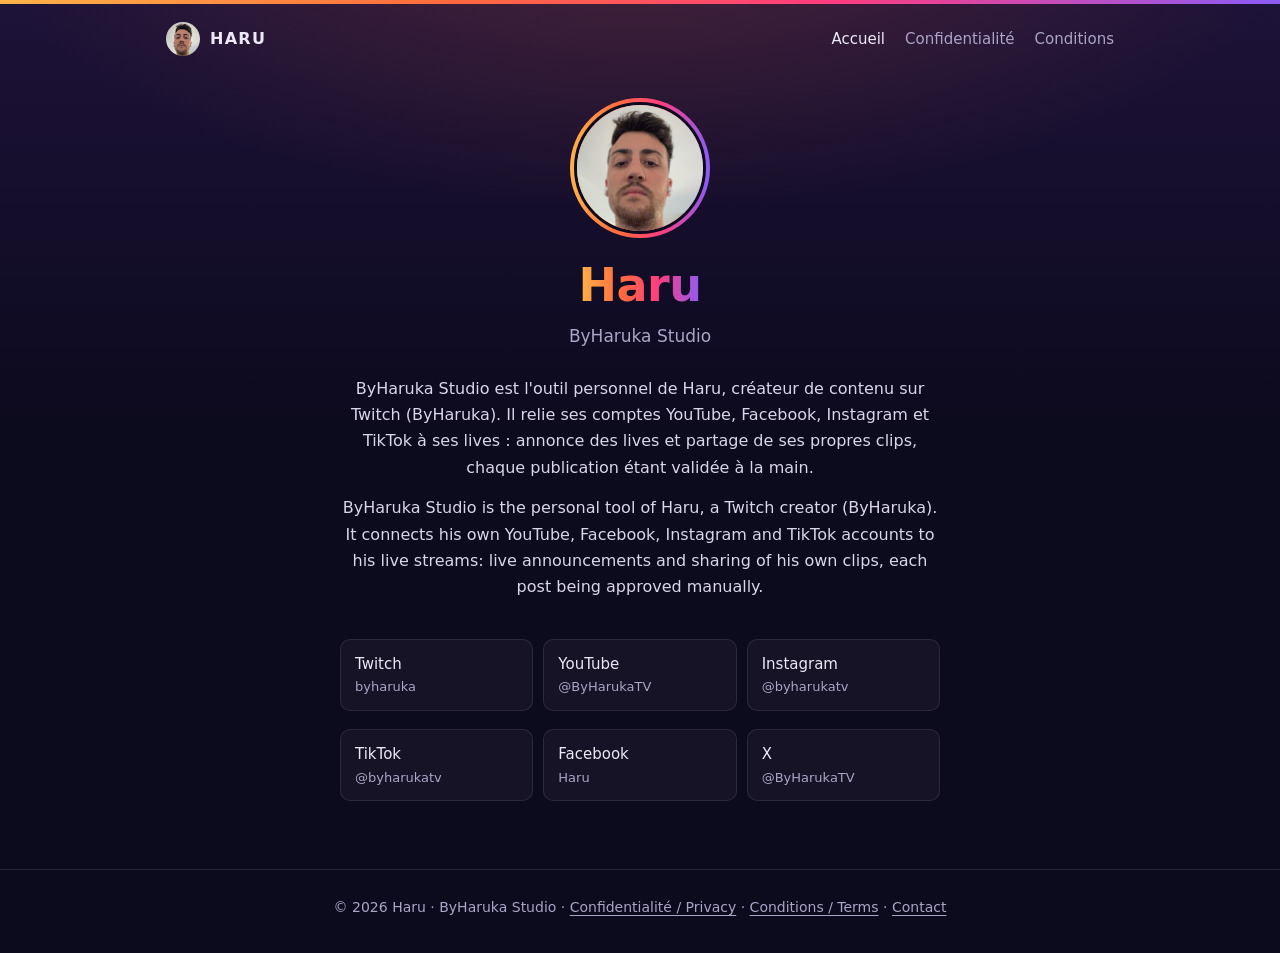
<file: index.html>
<!doctype html>
<html lang="fr">
<head>
  <meta charset="utf-8">
  <meta name="viewport" content="width=device-width, initial-scale=1">
  <title>Haru · ByHaruka Studio</title>
  <meta name="description" content="ByHaruka Studio : l'outil personnel de Haru (ByHaruka sur Twitch) qui relie ses lives à YouTube, Facebook, Instagram et TikTok.">
  <link rel="icon" type="image/png" href="favicon.png">
  <link rel="stylesheet" href="style.css">
</head>
<body>
  <div class="barre"></div>
  <header class="entete">
    <a class="marque" href="./"><img src="avatar.jpg" alt="">Haru</a>
    <nav class="menu">
      <a href="./" aria-current="page">Accueil</a>
      <a href="privacy.html">Confidentialité</a>
      <a href="terms.html">Conditions</a>
    </nav>
  </header>

  <main class="accueil">
    <div class="portrait"><img src="avatar.jpg" alt="Avatar de Haru" width="132" height="132"></div>
    <h1><span class="degrade">Haru</span></h1>
    <p class="sous-titre">ByHaruka Studio</p>

    <p class="texte">ByHaruka Studio est l'outil personnel de Haru, créateur de contenu sur Twitch (ByHaruka).
      Il relie ses comptes YouTube, Facebook, Instagram et TikTok à ses lives : annonce des lives et partage
      de ses propres clips, chaque publication étant validée à la main.</p>
    <p class="texte" lang="en">ByHaruka Studio is the personal tool of Haru, a Twitch creator (ByHaruka).
      It connects his own YouTube, Facebook, Instagram and TikTok accounts to his live streams: live
      announcements and sharing of his own clips, each post being approved manually.</p>

    <ul class="reseaux">
      <li><a href="https://www.twitch.tv/byharuka">Twitch<span>byharuka</span></a></li>
      <li><a href="https://www.youtube.com/@ByHarukaTV">YouTube<span>@ByHarukaTV</span></a></li>
      <li><a href="https://www.instagram.com/byharukatv">Instagram<span>@byharukatv</span></a></li>
      <li><a href="https://www.tiktok.com/@byharukatv">TikTok<span>@byharukatv</span></a></li>
      <li><a href="https://www.facebook.com/ByHarukaTV">Facebook<span>Haru</span></a></li>
      <li><a href="https://x.com/ByHarukaTV">X<span>@ByHarukaTV</span></a></li>
    </ul>
  </main>

  <footer class="pied">
    © 2026 Haru · ByHaruka Studio ·
    <a href="privacy.html">Confidentialité / Privacy</a> ·
    <a href="terms.html">Conditions / Terms</a> ·
    <a href="mailto:mcguillaume68000@gmail.com">Contact</a>
  </footer>
</body>
</html>
</file>
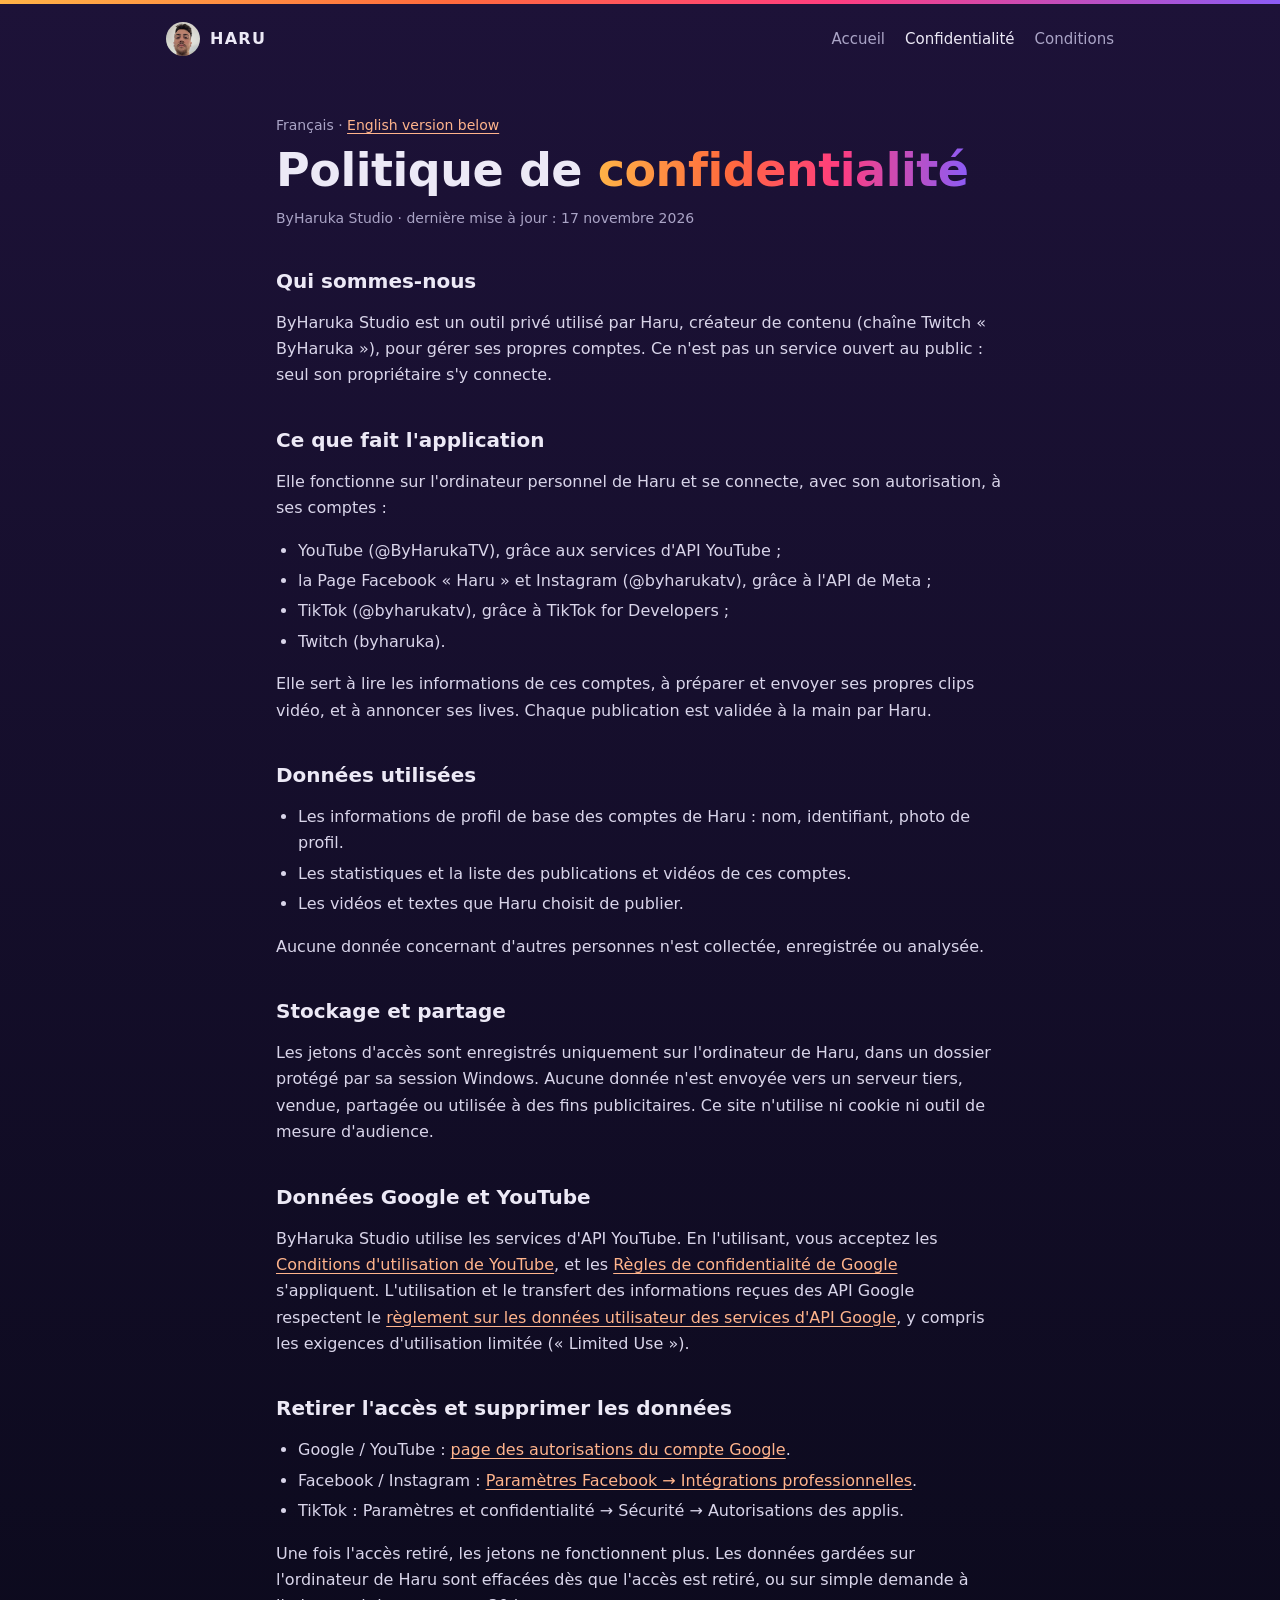
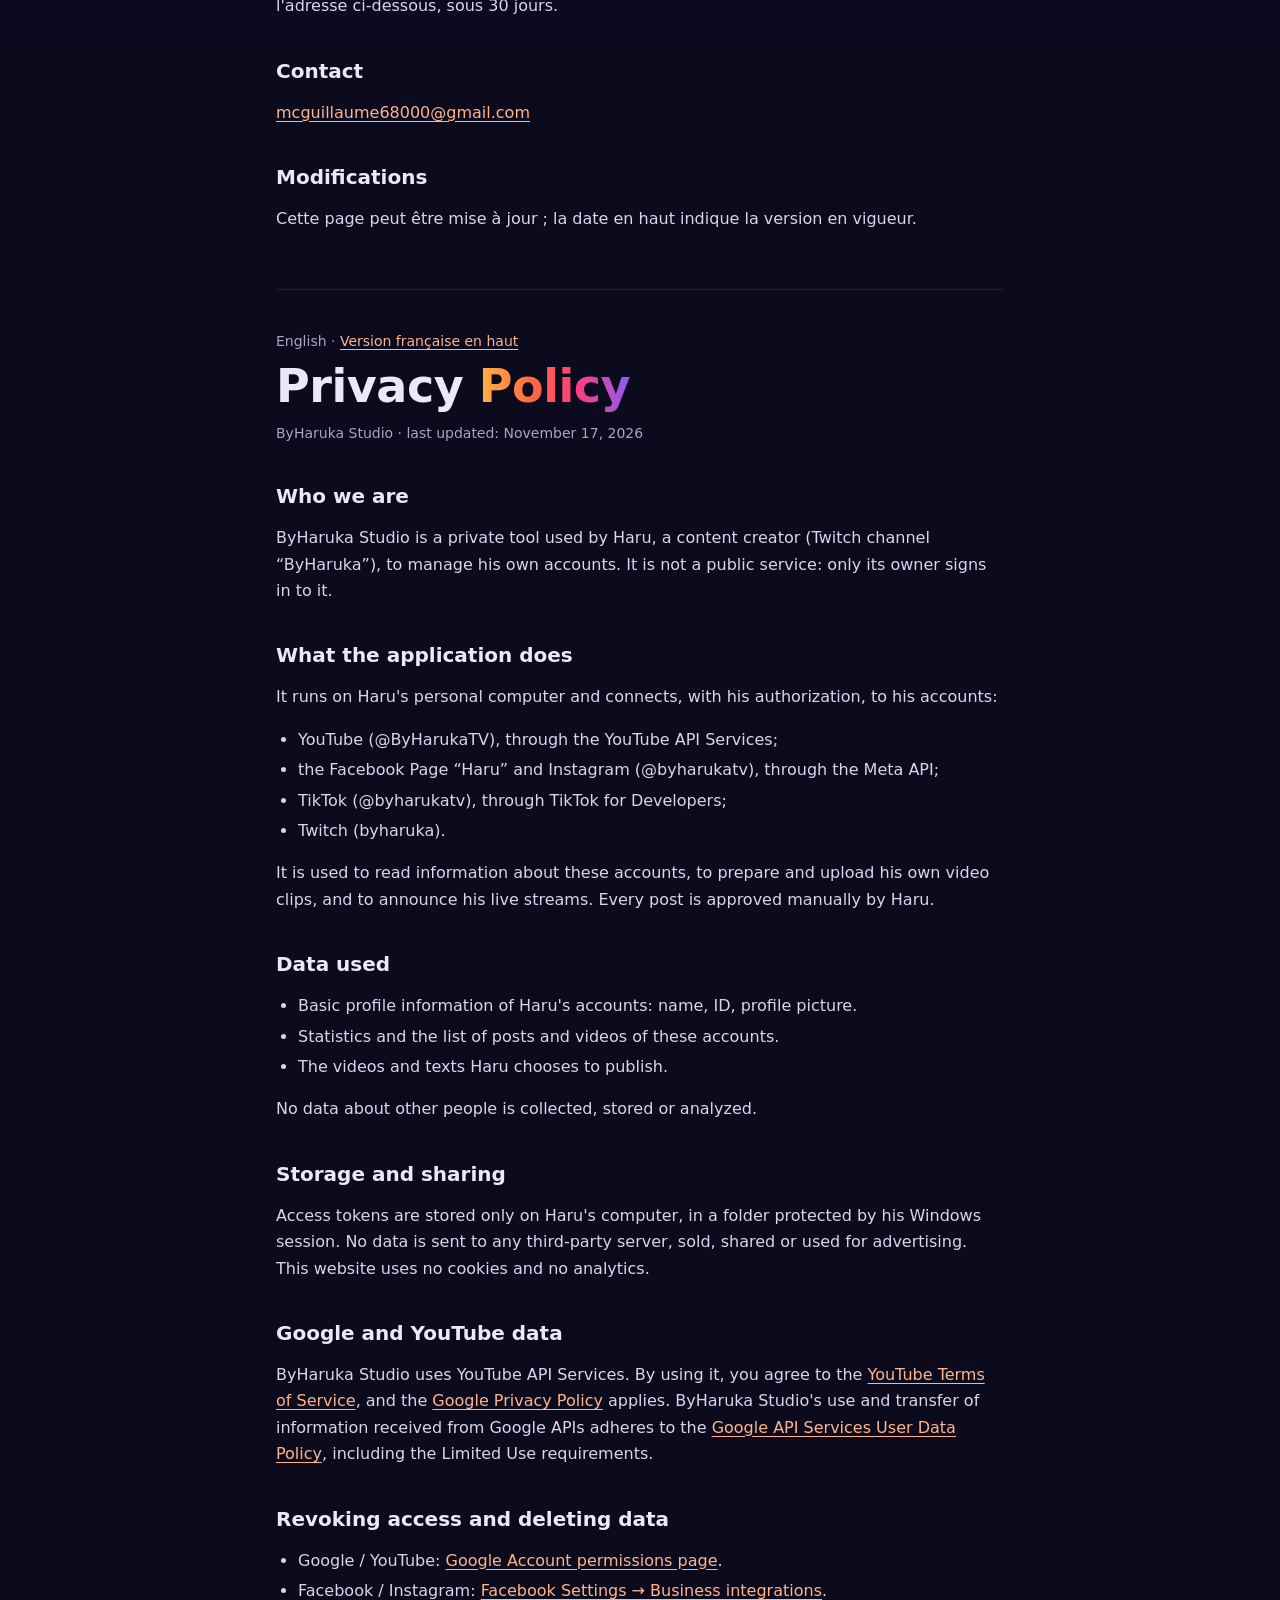
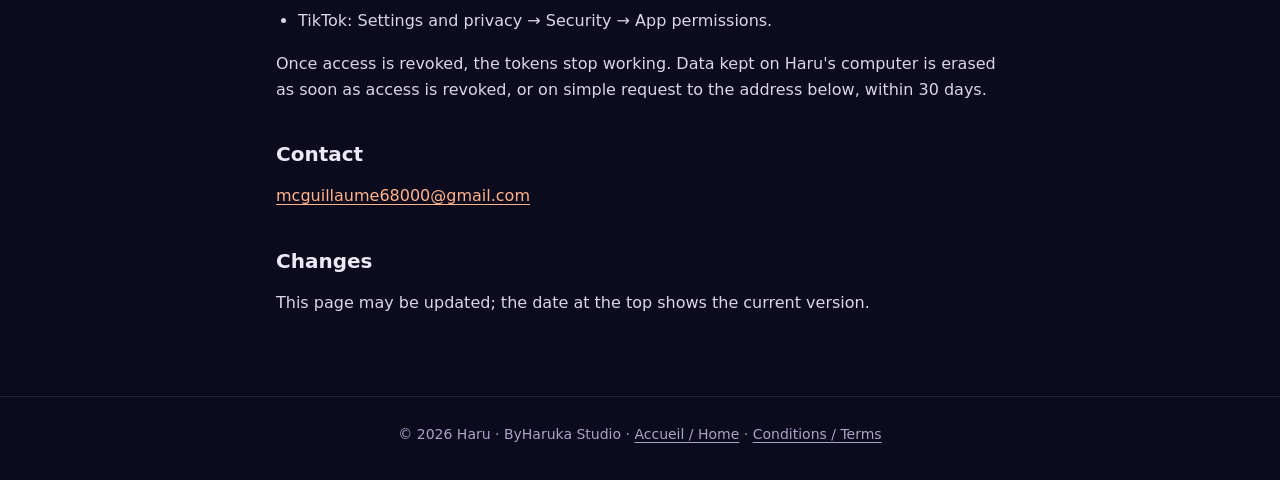
<file: privacy.html>
<!doctype html>
<html lang="fr">
<head>
  <meta charset="utf-8">
  <meta name="viewport" content="width=device-width, initial-scale=1">
  <title>Confidentialité · ByHaruka Studio</title>
  <meta name="description" content="Politique de confidentialité de ByHaruka Studio (Privacy Policy).">
  <link rel="icon" type="image/png" href="favicon.png">
  <link rel="stylesheet" href="style.css">
</head>
<body>
  <div class="barre"></div>
  <header class="entete">
    <a class="marque" href="./"><img src="avatar.jpg" alt="">Haru</a>
    <nav class="menu">
      <a href="./">Accueil</a>
      <a href="privacy.html" aria-current="page">Confidentialité</a>
      <a href="terms.html">Conditions</a>
    </nav>
  </header>

  <main>
    <p class="langues">Français · <a href="#english">English version below</a></p>
    <h1>Politique de <span class="degrade">confidentialité</span></h1>
    <p class="date">ByHaruka Studio · dernière mise à jour : 17 novembre 2026</p>

    <h2>Qui sommes-nous</h2>
    <p>ByHaruka Studio est un outil privé utilisé par Haru, créateur de contenu (chaîne Twitch « ByHaruka »), pour
      gérer ses propres comptes. Ce n'est pas un service ouvert au public : seul son propriétaire s'y connecte.</p>

    <h2>Ce que fait l'application</h2>
    <p>Elle fonctionne sur l'ordinateur personnel de Haru et se connecte, avec son autorisation, à ses comptes :</p>
    <ul>
      <li>YouTube (@ByHarukaTV), grâce aux services d'API YouTube ;</li>
      <li>la Page Facebook « Haru » et Instagram (@byharukatv), grâce à l'API de Meta ;</li>
      <li>TikTok (@byharukatv), grâce à TikTok for Developers ;</li>
      <li>Twitch (byharuka).</li>
    </ul>
    <p>Elle sert à lire les informations de ces comptes, à préparer et envoyer ses propres clips vidéo, et à annoncer
      ses lives. Chaque publication est validée à la main par Haru.</p>

    <h2>Données utilisées</h2>
    <ul>
      <li>Les informations de profil de base des comptes de Haru : nom, identifiant, photo de profil.</li>
      <li>Les statistiques et la liste des publications et vidéos de ces comptes.</li>
      <li>Les vidéos et textes que Haru choisit de publier.</li>
    </ul>
    <p>Aucune donnée concernant d'autres personnes n'est collectée, enregistrée ou analysée.</p>

    <h2>Stockage et partage</h2>
    <p>Les jetons d'accès sont enregistrés uniquement sur l'ordinateur de Haru, dans un dossier protégé par sa session
      Windows. Aucune donnée n'est envoyée vers un serveur tiers, vendue, partagée ou utilisée à des fins publicitaires.
      Ce site n'utilise ni cookie ni outil de mesure d'audience.</p>

    <h2>Données Google et YouTube</h2>
    <p>ByHaruka Studio utilise les services d'API YouTube. En l'utilisant, vous acceptez les
      <a href="https://www.youtube.com/t/terms">Conditions d'utilisation de YouTube</a>, et les
      <a href="https://policies.google.com/privacy">Règles de confidentialité de Google</a> s'appliquent.
      L'utilisation et le transfert des informations reçues des API Google respectent le
      <a href="https://developers.google.com/terms/api-services-user-data-policy">règlement sur les données utilisateur
      des services d'API Google</a>, y compris les exigences d'utilisation limitée (« Limited Use »).</p>

    <h2 id="suppression">Retirer l'accès et supprimer les données</h2>
    <ul>
      <li>Google / YouTube : <a href="https://security.google.com/settings/security/permissions">page des autorisations du compte Google</a>.</li>
      <li>Facebook / Instagram : <a href="https://www.facebook.com/settings?tab=business_tools">Paramètres Facebook → Intégrations professionnelles</a>.</li>
      <li>TikTok : Paramètres et confidentialité → Sécurité → Autorisations des applis.</li>
    </ul>
    <p>Une fois l'accès retiré, les jetons ne fonctionnent plus. Les données gardées sur l'ordinateur de Haru sont
      effacées dès que l'accès est retiré, ou sur simple demande à l'adresse ci-dessous, sous 30 jours.</p>

    <h2>Contact</h2>
    <p><a href="mailto:mcguillaume68000@gmail.com">mcguillaume68000@gmail.com</a></p>

    <h2>Modifications</h2>
    <p>Cette page peut être mise à jour ; la date en haut indique la version en vigueur.</p>

    <hr class="separation">

    <section id="english" lang="en">
      <p class="langues">English · <a href="#">Version française en haut</a></p>
      <h1>Privacy <span class="degrade">Policy</span></h1>
      <p class="date">ByHaruka Studio · last updated: November 17, 2026</p>

      <h2>Who we are</h2>
      <p>ByHaruka Studio is a private tool used by Haru, a content creator (Twitch channel “ByHaruka”), to manage his
        own accounts. It is not a public service: only its owner signs in to it.</p>

      <h2>What the application does</h2>
      <p>It runs on Haru's personal computer and connects, with his authorization, to his accounts:</p>
      <ul>
        <li>YouTube (@ByHarukaTV), through the YouTube API Services;</li>
        <li>the Facebook Page “Haru” and Instagram (@byharukatv), through the Meta API;</li>
        <li>TikTok (@byharukatv), through TikTok for Developers;</li>
        <li>Twitch (byharuka).</li>
      </ul>
      <p>It is used to read information about these accounts, to prepare and upload his own video clips, and to
        announce his live streams. Every post is approved manually by Haru.</p>

      <h2>Data used</h2>
      <ul>
        <li>Basic profile information of Haru's accounts: name, ID, profile picture.</li>
        <li>Statistics and the list of posts and videos of these accounts.</li>
        <li>The videos and texts Haru chooses to publish.</li>
      </ul>
      <p>No data about other people is collected, stored or analyzed.</p>

      <h2>Storage and sharing</h2>
      <p>Access tokens are stored only on Haru's computer, in a folder protected by his Windows session. No data is sent
        to any third-party server, sold, shared or used for advertising. This website uses no cookies and no analytics.</p>

      <h2>Google and YouTube data</h2>
      <p>ByHaruka Studio uses YouTube API Services. By using it, you agree to the
        <a href="https://www.youtube.com/t/terms">YouTube Terms of Service</a>, and the
        <a href="https://policies.google.com/privacy">Google Privacy Policy</a> applies.
        ByHaruka Studio's use and transfer of information received from Google APIs adheres to the
        <a href="https://developers.google.com/terms/api-services-user-data-policy">Google API Services User Data
        Policy</a>, including the Limited Use requirements.</p>

      <h2 id="deletion">Revoking access and deleting data</h2>
      <ul>
        <li>Google / YouTube: <a href="https://security.google.com/settings/security/permissions">Google Account permissions page</a>.</li>
        <li>Facebook / Instagram: <a href="https://www.facebook.com/settings?tab=business_tools">Facebook Settings → Business integrations</a>.</li>
        <li>TikTok: Settings and privacy → Security → App permissions.</li>
      </ul>
      <p>Once access is revoked, the tokens stop working. Data kept on Haru's computer is erased as soon as access is
        revoked, or on simple request to the address below, within 30 days.</p>

      <h2>Contact</h2>
      <p><a href="mailto:mcguillaume68000@gmail.com">mcguillaume68000@gmail.com</a></p>

      <h2>Changes</h2>
      <p>This page may be updated; the date at the top shows the current version.</p>
    </section>
  </main>

  <footer class="pied">
    © 2026 Haru · ByHaruka Studio ·
    <a href="./">Accueil / Home</a> ·
    <a href="terms.html">Conditions / Terms</a>
  </footer>
</body>
</html>
</file>
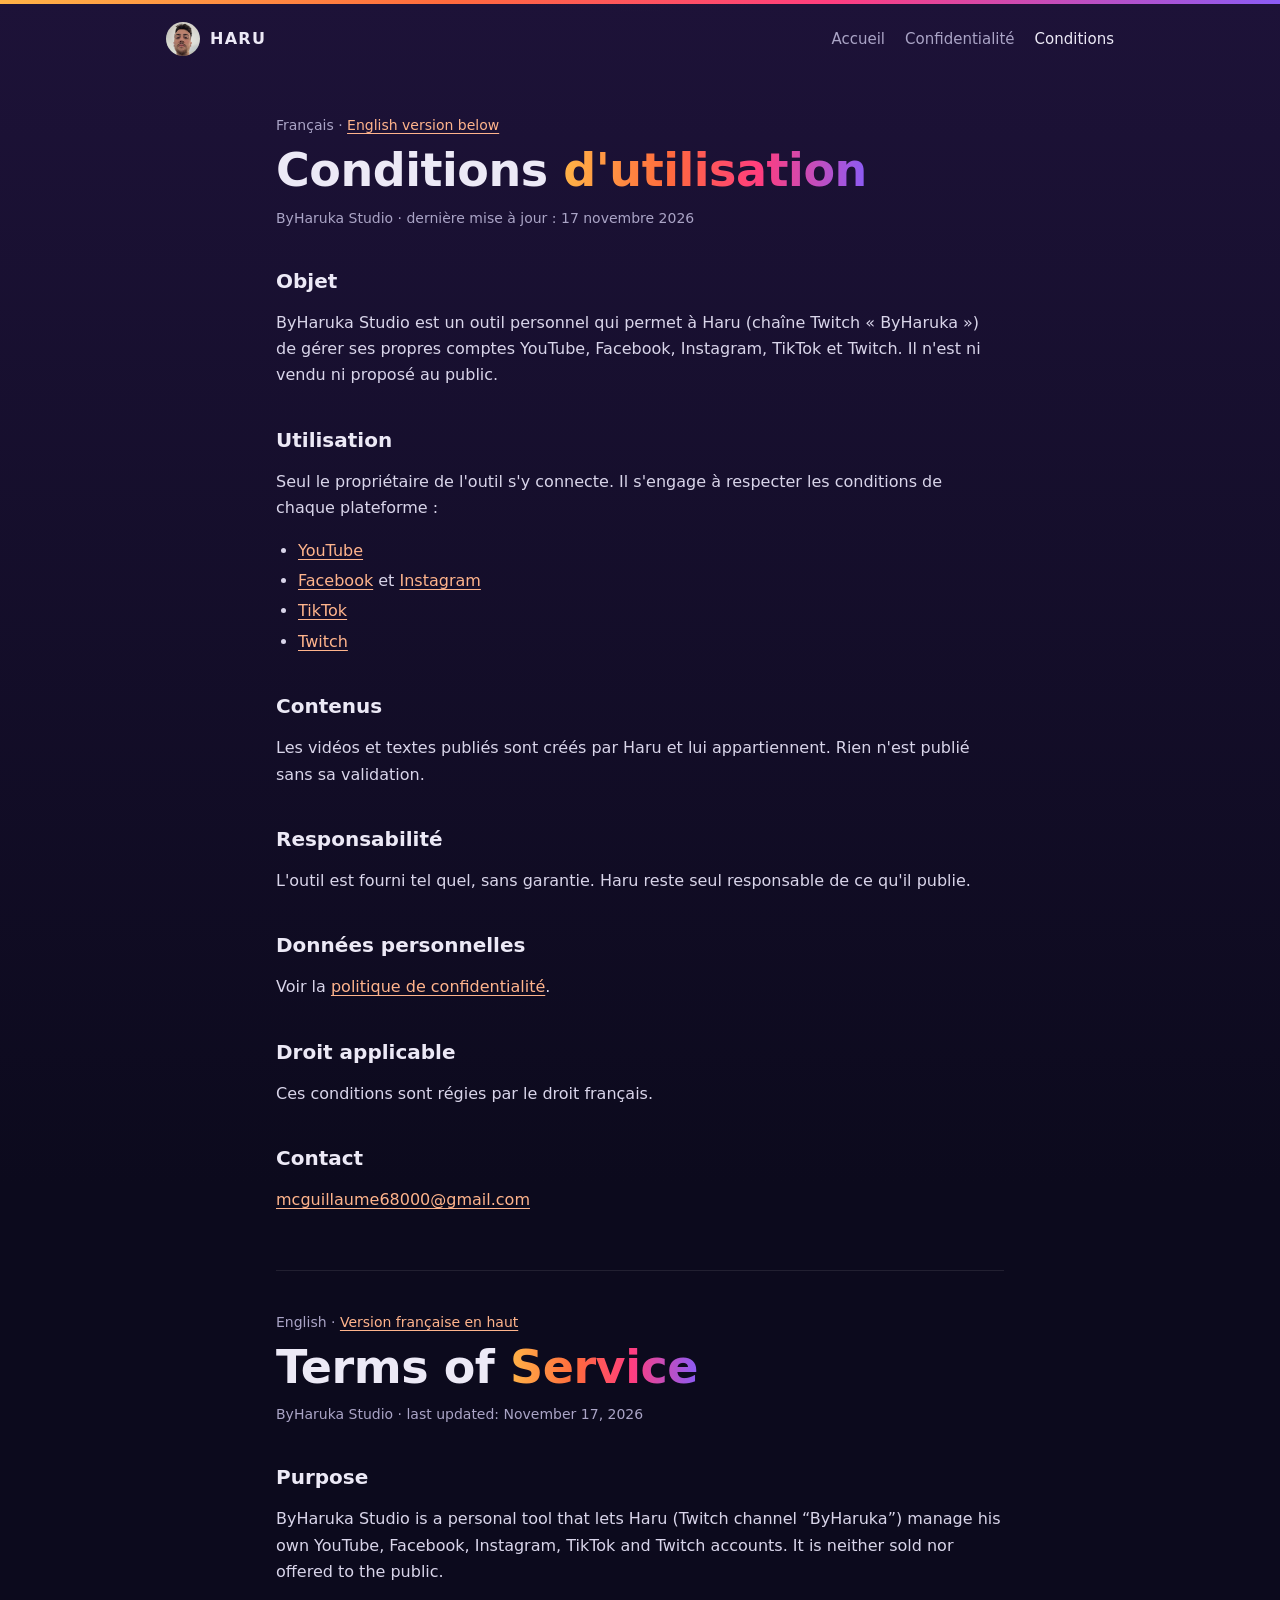
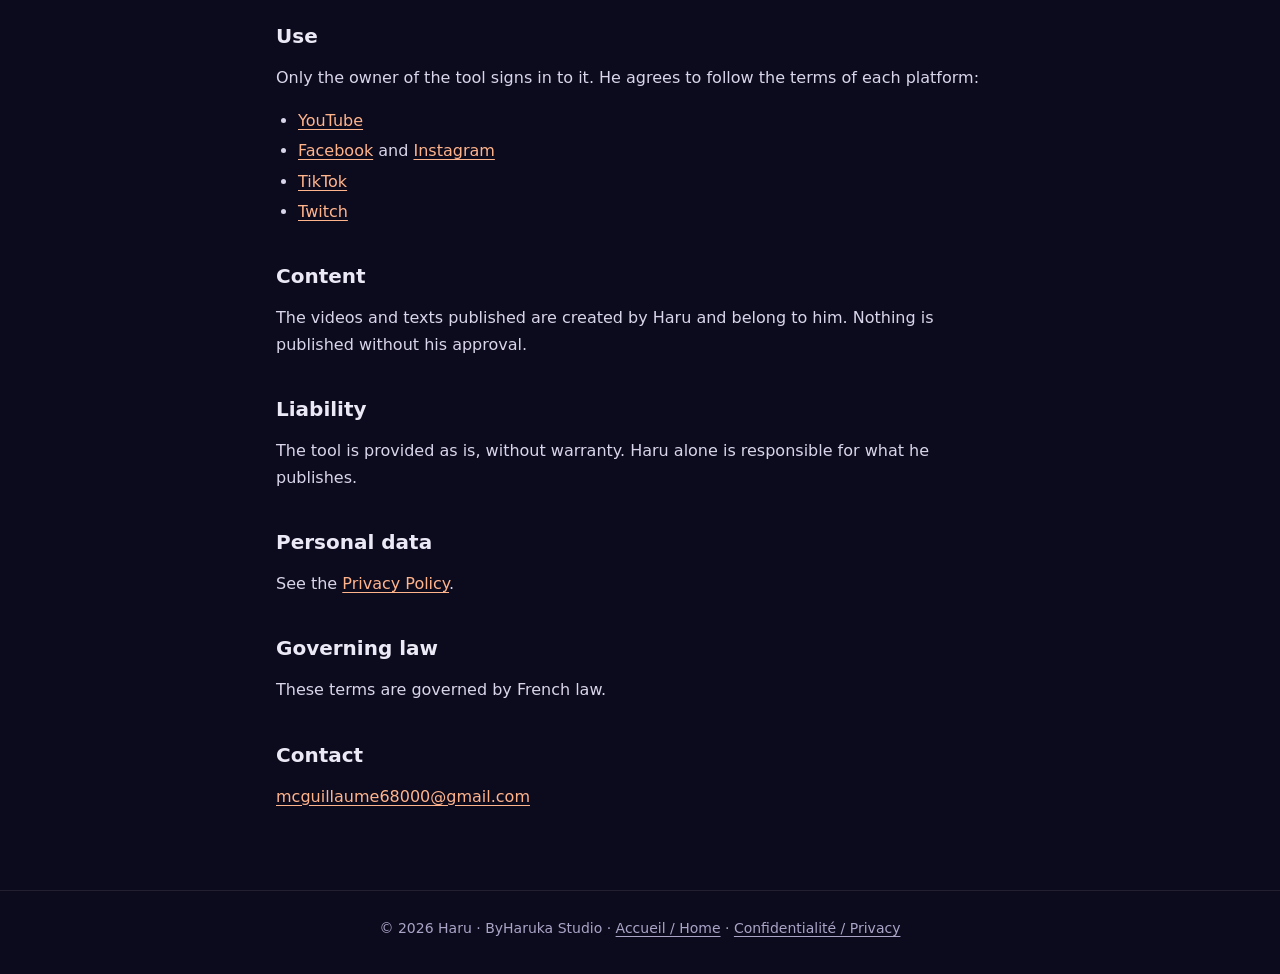
<file: terms.html>
<!doctype html>
<html lang="fr">
<head>
  <meta charset="utf-8">
  <meta name="viewport" content="width=device-width, initial-scale=1">
  <title>Conditions · ByHaruka Studio</title>
  <meta name="description" content="Conditions d'utilisation de ByHaruka Studio (Terms of Service).">
  <link rel="icon" type="image/png" href="favicon.png">
  <link rel="stylesheet" href="style.css">
</head>
<body>
  <div class="barre"></div>
  <header class="entete">
    <a class="marque" href="./"><img src="avatar.jpg" alt="">Haru</a>
    <nav class="menu">
      <a href="./">Accueil</a>
      <a href="privacy.html">Confidentialité</a>
      <a href="terms.html" aria-current="page">Conditions</a>
    </nav>
  </header>

  <main>
    <p class="langues">Français · <a href="#english">English version below</a></p>
    <h1>Conditions <span class="degrade">d'utilisation</span></h1>
    <p class="date">ByHaruka Studio · dernière mise à jour : 17 novembre 2026</p>

    <h2>Objet</h2>
    <p>ByHaruka Studio est un outil personnel qui permet à Haru (chaîne Twitch « ByHaruka ») de gérer ses propres
      comptes YouTube, Facebook, Instagram, TikTok et Twitch. Il n'est ni vendu ni proposé au public.</p>

    <h2>Utilisation</h2>
    <p>Seul le propriétaire de l'outil s'y connecte. Il s'engage à respecter les conditions de chaque plateforme :</p>
    <ul>
      <li><a href="https://www.youtube.com/t/terms">YouTube</a></li>
      <li><a href="https://www.facebook.com/terms">Facebook</a> et <a href="https://help.instagram.com/581066165581870">Instagram</a></li>
      <li><a href="https://www.tiktok.com/legal/terms-of-service">TikTok</a></li>
      <li><a href="https://www.twitch.tv/p/legal/terms-of-service/">Twitch</a></li>
    </ul>

    <h2>Contenus</h2>
    <p>Les vidéos et textes publiés sont créés par Haru et lui appartiennent. Rien n'est publié sans sa validation.</p>

    <h2>Responsabilité</h2>
    <p>L'outil est fourni tel quel, sans garantie. Haru reste seul responsable de ce qu'il publie.</p>

    <h2>Données personnelles</h2>
    <p>Voir la <a href="privacy.html">politique de confidentialité</a>.</p>

    <h2>Droit applicable</h2>
    <p>Ces conditions sont régies par le droit français.</p>

    <h2>Contact</h2>
    <p><a href="mailto:mcguillaume68000@gmail.com">mcguillaume68000@gmail.com</a></p>

    <hr class="separation">

    <section id="english" lang="en">
      <p class="langues">English · <a href="#">Version française en haut</a></p>
      <h1>Terms of <span class="degrade">Service</span></h1>
      <p class="date">ByHaruka Studio · last updated: November 17, 2026</p>

      <h2>Purpose</h2>
      <p>ByHaruka Studio is a personal tool that lets Haru (Twitch channel “ByHaruka”) manage his own YouTube,
        Facebook, Instagram, TikTok and Twitch accounts. It is neither sold nor offered to the public.</p>

      <h2>Use</h2>
      <p>Only the owner of the tool signs in to it. He agrees to follow the terms of each platform:</p>
      <ul>
        <li><a href="https://www.youtube.com/t/terms">YouTube</a></li>
        <li><a href="https://www.facebook.com/terms">Facebook</a> and <a href="https://help.instagram.com/581066165581870">Instagram</a></li>
        <li><a href="https://www.tiktok.com/legal/terms-of-service">TikTok</a></li>
        <li><a href="https://www.twitch.tv/p/legal/terms-of-service/">Twitch</a></li>
      </ul>

      <h2>Content</h2>
      <p>The videos and texts published are created by Haru and belong to him. Nothing is published without his approval.</p>

      <h2>Liability</h2>
      <p>The tool is provided as is, without warranty. Haru alone is responsible for what he publishes.</p>

      <h2>Personal data</h2>
      <p>See the <a href="privacy.html#english">Privacy Policy</a>.</p>

      <h2>Governing law</h2>
      <p>These terms are governed by French law.</p>

      <h2>Contact</h2>
      <p><a href="mailto:mcguillaume68000@gmail.com">mcguillaume68000@gmail.com</a></p>
    </section>
  </main>

  <footer class="pied">
    © 2026 Haru · ByHaruka Studio ·
    <a href="./">Accueil / Home</a> ·
    <a href="privacy.html">Confidentialité / Privacy</a>
  </footer>
</body>
</html>
</file>
<file: style.css>
:root {
  --fond: #0c0a1d;
  --fond-haut: #1d1238;
  --texte: #ece9f6;
  --doux: #aaa4c6;
  --lien: #ffb48c;
  --ligne: rgba(255, 255, 255, 0.09);
  --carte: rgba(255, 255, 255, 0.04);
  --degrade: linear-gradient(90deg, #ffb347 0%, #ff6a3d 35%, #ff3d7f 65%, #8b5cf6 100%);
}

* { box-sizing: border-box; }

html { background: var(--fond); }

body {
  margin: 0;
  min-height: 100vh;
  color: var(--texte);
  background:
    radial-gradient(1100px 520px at 50% -12%, rgba(255, 106, 61, 0.22) 0%, transparent 62%),
    linear-gradient(180deg, var(--fond-haut) 0%, var(--fond) 46%);
  background-color: var(--fond);
  font-family: system-ui, -apple-system, "Segoe UI", Roboto, "Helvetica Neue", Arial, sans-serif;
  font-size: 16px;
  line-height: 1.65;
  -webkit-font-smoothing: antialiased;
}

.barre { height: 4px; background: var(--degrade); }

a { color: var(--lien); text-underline-offset: 3px; }
a:hover { color: #fff; }

.entete {
  max-width: 980px;
  margin: 0 auto;
  padding: 18px 16px;
  display: flex;
  align-items: center;
  justify-content: space-between;
  gap: 16px;
  flex-wrap: wrap;
}

.marque {
  display: flex;
  align-items: center;
  gap: 10px;
  color: var(--texte);
  text-decoration: none;
  font-weight: 800;
  letter-spacing: 0.08em;
  text-transform: uppercase;
}
.marque img { width: 34px; height: 34px; border-radius: 50%; }

.menu { display: flex; gap: 20px; flex-wrap: wrap; font-size: 15px; }
.menu a { color: var(--doux); text-decoration: none; }
.menu a:hover, .menu a[aria-current="page"] { color: var(--texte); }

main { max-width: 760px; margin: 0 auto; padding: 40px 16px 64px; }

h1 {
  font-size: clamp(30px, 6vw, 46px);
  line-height: 1.12;
  font-weight: 800;
  letter-spacing: -0.01em;
  margin: 0 0 10px;
}
.degrade {
  background: var(--degrade);
  -webkit-background-clip: text;
  background-clip: text;
  color: transparent;
}

h2 { font-size: 20px; line-height: 1.3; margin: 38px 0 8px; }

p, li { color: #d9d5ea; }
ul { padding-left: 22px; }
li { margin: 4px 0; }

.date { color: var(--doux); font-size: 14px; margin: 0 0 22px; }

.langues { font-size: 14px; color: var(--doux); margin: 0 0 8px; }

.separation { border: 0; border-top: 1px solid var(--ligne); margin: 56px 0 40px; }

/* Accueil */
.accueil { text-align: center; padding-top: 24px; }
.portrait {
  width: 140px;
  height: 140px;
  margin: 0 auto 22px;
  padding: 4px;
  border-radius: 50%;
  background: var(--degrade);
}
.portrait img { display: block; width: 100%; height: 100%; border-radius: 50%; border: 3px solid var(--fond); }
.sous-titre { color: var(--doux); font-size: 17px; margin: 0 0 26px; }
.accueil p.texte { max-width: 600px; margin: 0 auto 14px; }

.reseaux {
  display: grid;
  grid-template-columns: repeat(auto-fit, minmax(150px, 1fr));
  gap: 10px;
  max-width: 600px;
  margin: 34px auto 0;
  padding: 0;
  list-style: none;
}
.reseaux a {
  display: block;
  padding: 12px 14px;
  border: 1px solid var(--ligne);
  border-radius: 10px;
  background: var(--carte);
  color: var(--texte);
  text-decoration: none;
  text-align: left;
  font-size: 15px;
}
.reseaux a span { display: block; color: var(--doux); font-size: 13px; }
.reseaux a:hover { border-color: rgba(255, 106, 61, 0.6); }

.pied {
  border-top: 1px solid var(--ligne);
  color: var(--doux);
  font-size: 14px;
  text-align: center;
  padding: 26px 16px 34px;
}
.pied a { color: var(--doux); }
.pied a:hover { color: var(--texte); }
</file>
